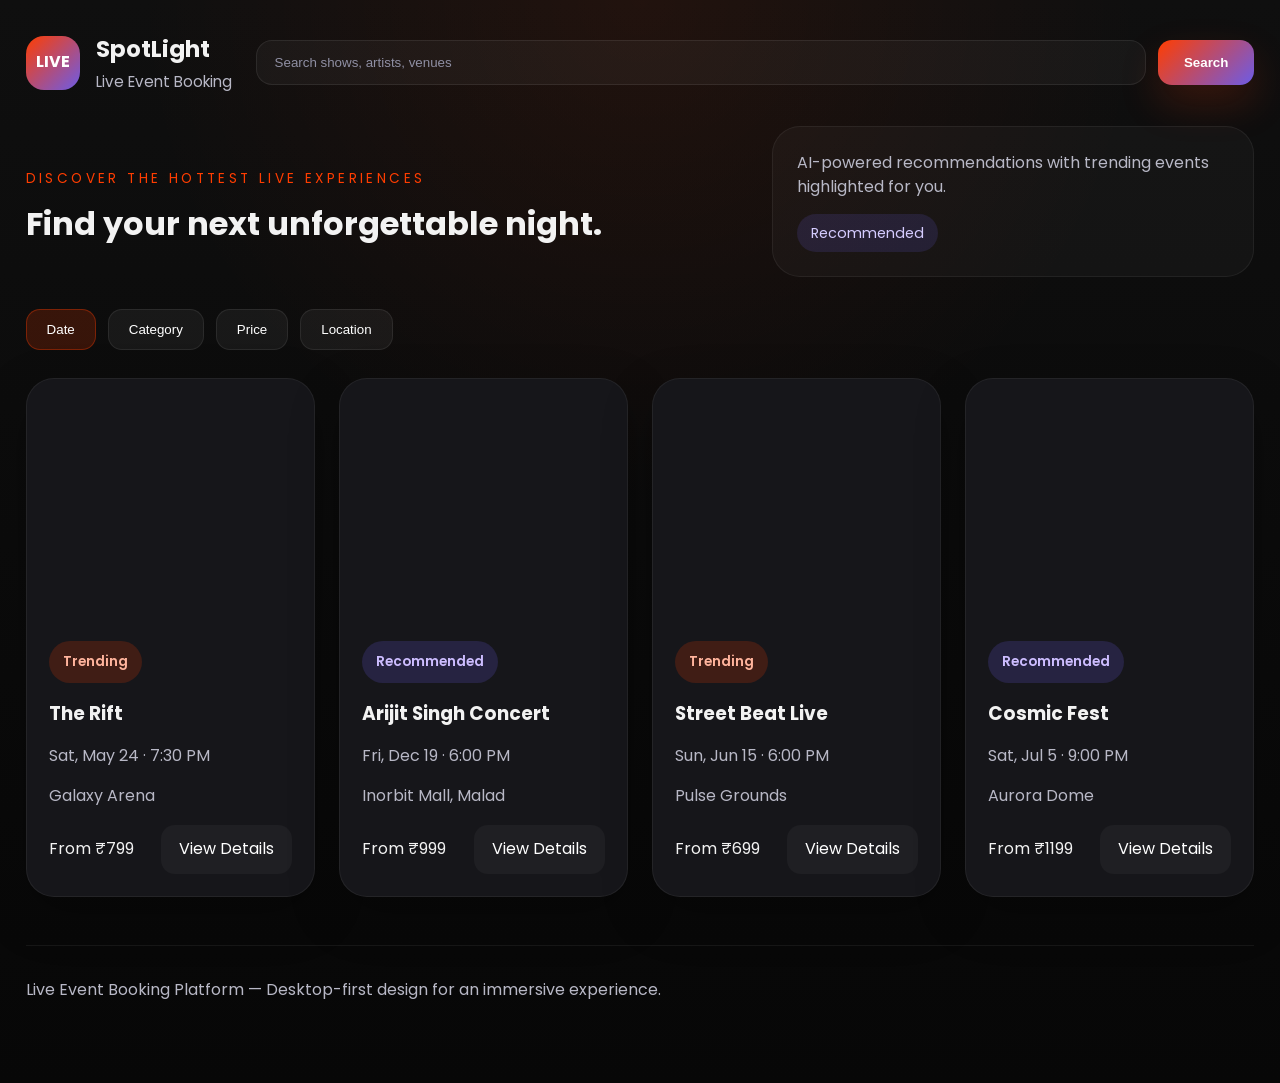
<file: index.html>
<!DOCTYPE html>
<html lang="en">
<head>
  <meta charset="UTF-8" />
  <meta name="viewport" content="width=device-width, initial-scale=1.0" />
  <title>Live Event Booking | Discover</title>
  <link rel="preconnect" href="https://fonts.googleapis.com" />
  <link rel="preconnect" href="https://fonts.gstatic.com" crossorigin />
  <link href="https://fonts.googleapis.com/css2?family=Poppins:wght@300;400;500;600;700&display=swap" rel="stylesheet" />
  <link rel="stylesheet" href="style.css" />
</head>
<body>
  <div class="page-shell">
    <header class="topbar">
      <div class="brand">
        <div class="logo-badge">LIVE</div>
        <div>
          <h1>SpotLight</h1>
          <p>Live Event Booking</p>
        </div>
      </div>
      <div class="search-panel">
        <input type="search" placeholder="Search shows, artists, venues" aria-label="Search events" />
        <button class="primary-btn">Search</button>
      </div>
    </header>

    <section class="hero-panel">
      <div>
        <p class="eyebrow">Discover the hottest live experiences</p>
        <h2>Find your next unforgettable night.</h2>
      </div>
      <div class="hero-action-card">
        <p>AI-powered recommendations with trending events highlighted for you.</p>
        <span class="hint-chip">Recommended</span>
      </div>
    </section>

    <section class="filters-bar">
      <button class="filter-btn active">Date</button>
      <button class="filter-btn">Category</button>
      <button class="filter-btn">Price</button>
      <button class="filter-btn">Location</button>
    </section>

    <main class="grid-cards">
      <article class="event-card" data-event-id="the-rift" data-event-name="The Rift: Immersive Music Experience" data-event-date="Sat, May 24" data-event-time="7:30 PM" data-event-venue="Galaxy Arena" data-event-price="₹799">
        <div class="card-image" style="background-image:url('https://images.unsplash.com/photo-1497032628192-86f99bcd76bc?auto=format&fit=crop&w=800&q=80');"></div>
        <div class="card-content">
          <span class="badge">Trending</span>
          <h3>The Rift</h3>
          <p class="meta">Sat, May 24 · 7:30 PM</p>
          <p class="meta">Galaxy Arena</p>
          <div class="card-footer">
            <span>From ₹799</span>
            <a href="details.html" class="secondary-link">View Details</a>
          </div>
        </div>
      </article>

      <article class="event-card" data-event-id="arijit-singh" data-event-name="Arijit Singh Concert" data-event-date="Fri, Jun 6" data-event-time="6:00 PM" data-event-venue="Luna Stage" data-event-price="₹999">
        <div class="card-image" style="background-image:url('https://mumbai.mallsmarket.com/sites/default/files/photos/events/InorbitMall-Malad-ArijitSingh-LiveInConcert-19Dec2014.jpg');"></div>
        <div class="card-content">
          <span class="badge alt">Recommended</span>
          <h3>Arijit Singh Concert</h3>
          <p class="meta">Fri, Dec 19 · 6:00 PM</p>
          <p class="meta">Inorbit Mall, Malad</p>
          <div class="card-footer">
            <span>From ₹999</span>
            <a href="details.html" class="secondary-link">View Details</a>
          </div>
        </div>
      </article>

      <article class="event-card" data-event-id="street-beat" data-event-name="Street Beat Live" data-event-date="Sun, Jun 15" data-event-time="6:00 PM" data-event-venue="Pulse Grounds" data-event-price="₹699">
        <div class="card-image" style="background-image:url('https://images.unsplash.com/photo-1511671782779-c97d3d27a1d4?auto=format&fit=crop&w=800&q=80');"></div>
        <div class="card-content">
          <span class="badge">Trending</span>
          <h3>Street Beat Live</h3>
          <p class="meta">Sun, Jun 15 · 6:00 PM</p>
          <p class="meta">Pulse Grounds</p>
          <div class="card-footer">
            <span>From ₹699</span>
            <a href="details.html" class="secondary-link">View Details</a>
          </div>
        </div>
      </article>

      <article class="event-card" data-event-id="cosmic-fest" data-event-name="Cosmic Fest" data-event-date="Sat, Jul 5" data-event-time="9:00 PM" data-event-venue="Aurora Dome" data-event-price="₹1199">
        <div class="card-image" style="background-image:url('https://images.unsplash.com/photo-1500530855697-b586d89ba3ee?auto=format&fit=crop&w=800&q=80');"></div>
        <div class="card-content">
          <span class="badge alt">Recommended</span>
          <h3>Cosmic Fest</h3>
          <p class="meta">Sat, Jul 5 · 9:00 PM</p>
          <p class="meta">Aurora Dome</p>
          <div class="card-footer">
            <span>From ₹1199</span>
            <a href="details.html" class="secondary-link">View Details</a>
          </div>
        </div>
      </article>
    </main>

    <footer class="page-footer">
      <p>Live Event Booking Platform — Desktop-first design for an immersive experience.</p>
    </footer>
  </div>

  <script src="script.js"></script>
</body>
</html>
</file>
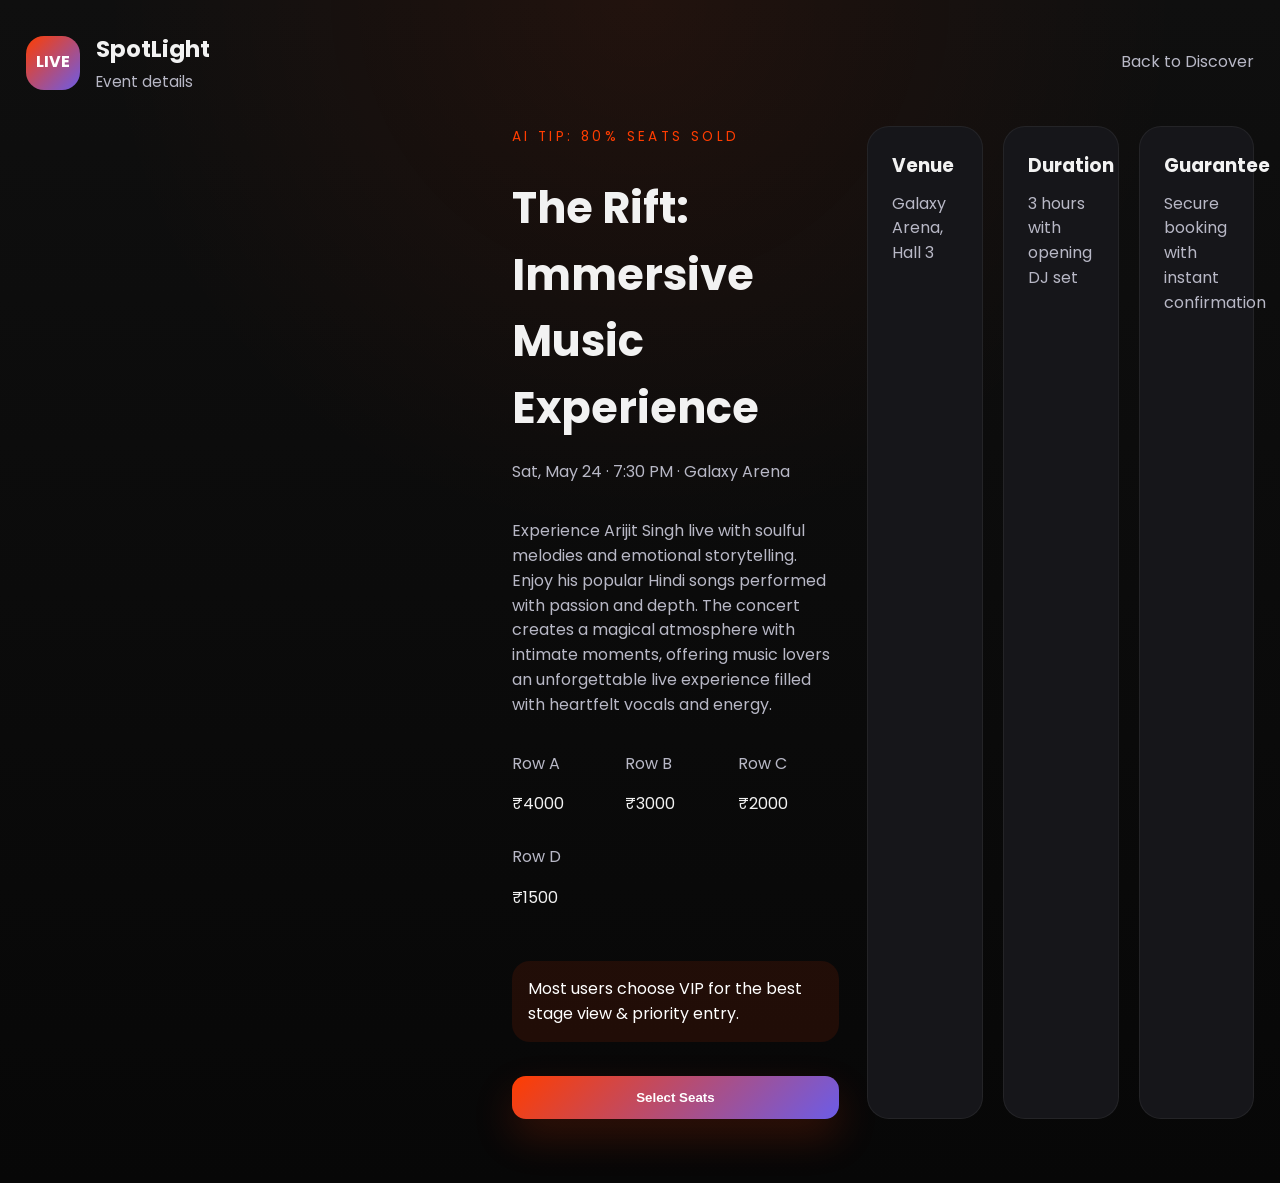
<file: details.html>
<!DOCTYPE html>
<html lang="en">
<head>
  <meta charset="UTF-8" />
  <meta name="viewport" content="width=device-width, initial-scale=1.0" />
  <title>Live Event Booking | Event Details</title>
  <link rel="preconnect" href="https://fonts.googleapis.com" />
  <link rel="preconnect" href="https://fonts.gstatic.com" crossorigin />
  <link href="https://fonts.googleapis.com/css2?family=Poppins:wght@300;400;500;600;700&display=swap" rel="stylesheet" />
  <link rel="stylesheet" href="style.css" />
</head>
<body>
  <div class="page-shell">
    <header class="topbar">
      <div class="brand">
        <div class="logo-badge">LIVE</div>
        <div>
          <h1>SpotLight</h1>
          <p>Event details</p>
        </div>
      </div>
      <nav class="details-nav">
        <a href="index.html">Back to Discover</a>
      </nav>
    </header>

    <main class="details-layout">
      <section class="event-header-card">
        <div class="details-image" style="background-image:url('https://mumbai.mallsmarket.com/sites/default/files/photos/events/InorbitMall-Malad-ArijitSingh-LiveInConcert-19Dec2014.jpg');"></div>
        <div class="event-details-copy">
          <span class="eyebrow accent">AI Tip: 80% seats sold</span>
          <h2 id="eventTitle">Arijit Singh Concert</h2>
          <p class="meta" id="eventMeta">Fri, Dec 19 · 6:00 PM · Inorbit Mall, Malad</p>
          <p class="description">
            Experience Arijit Singh live with soulful melodies and emotional storytelling. Enjoy his popular Hindi songs performed with passion and depth. The concert creates a magical atmosphere with intimate moments, offering music lovers an unforgettable live experience filled with heartfelt vocals and energy.
          </p>
          <div class="cta-group">
            <div>
              <span class="tier-label">Row A</span>
              <p>₹4000</p>
            </div>
            <div>
              <span class="tier-label">Row B</span>
              <p>₹3000</p>
            </div>
            <div>
              <span class="tier-label">Row C</span>
              <p>₹2000</p>
            </div>
            <div>
              <span class="tier-label">Row D</span>
              <p>₹1500</p>
            </div>
          </div>
          <p class="ai-note">Most users choose VIP for the best stage view & priority entry.</p>
          <button id="selectSeatsBtn" class="primary-btn">Select Seats</button>
        </div>
      </section>

      <section class="details-insight-grid">
        <article class="insight-card">
          <h3>Venue</h3>
          <p>Galaxy Arena, Hall 3</p>
        </article>
        <article class="insight-card">
          <h3>Duration</h3>
          <p>3 hours with opening DJ set</p>
        </article>
        <article class="insight-card">
          <h3>Guarantee</h3>
          <p>Secure booking with instant confirmation</p>
        </article>
      </section>
    </main>
  </div>
  <script src="script.js"></script>
</body>
</html>
</file>
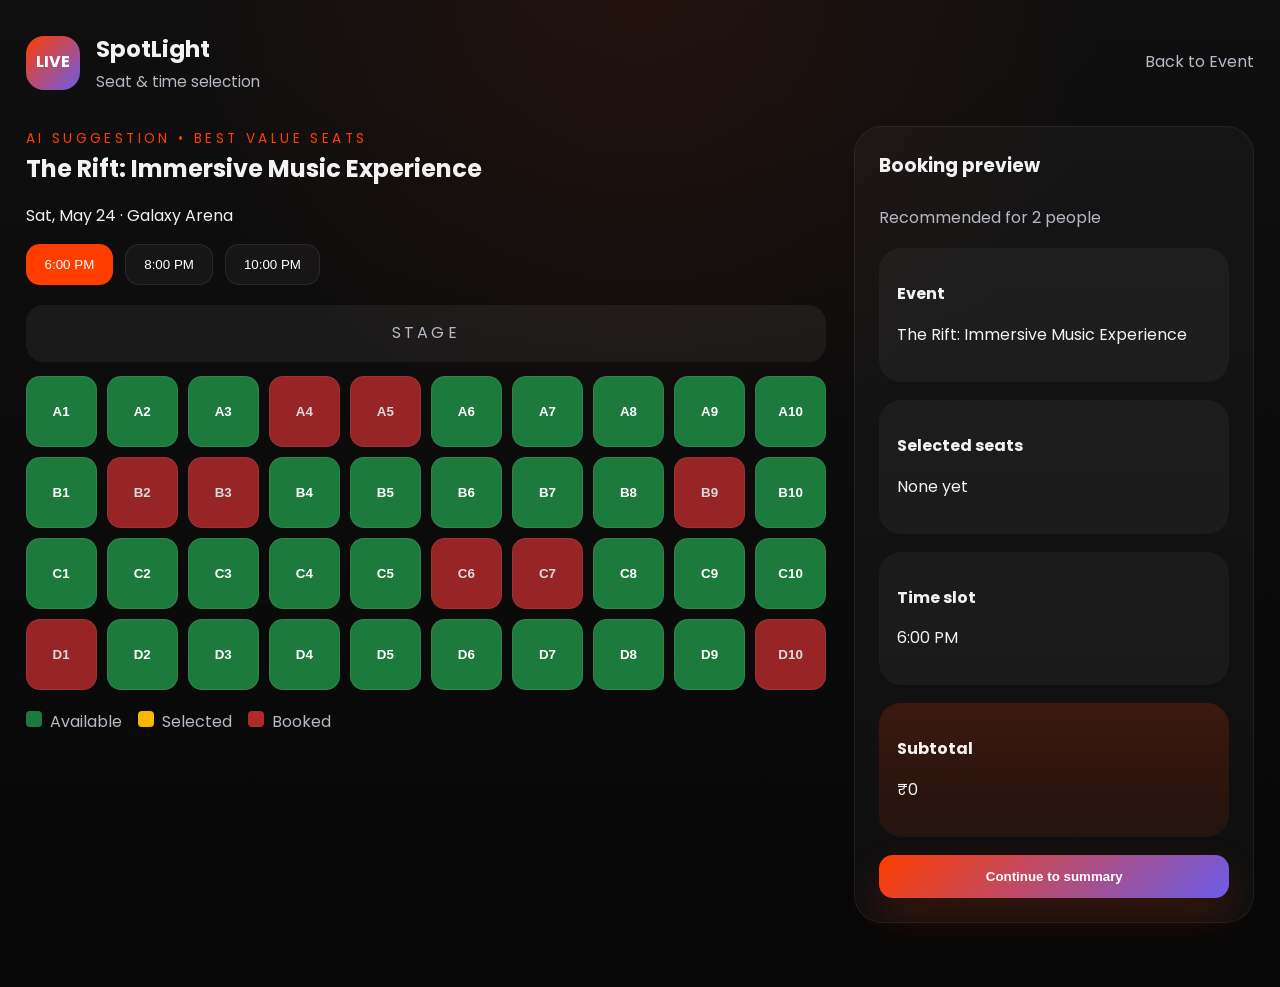
<file: seats.html>
<!DOCTYPE html>
<html lang="en">
<head>
  <meta charset="UTF-8" />
  <meta name="viewport" content="width=device-width, initial-scale=1.0" />
  <title>Live Event Booking | Seat Selection</title>
  <link rel="preconnect" href="https://fonts.googleapis.com" />
  <link rel="preconnect" href="https://fonts.gstatic.com" crossorigin />
  <link href="https://fonts.googleapis.com/css2?family=Poppins:wght@300;400;500;600;700&display=swap" rel="stylesheet" />
  <link rel="stylesheet" href="style.css" />
</head>
<body>
  <div class="page-shell">
    <header class="topbar">
      <div class="brand">
        <div class="logo-badge">LIVE</div>
        <div>
          <h1>SpotLight</h1>
          <p>Seat & time selection</p>
        </div>
      </div>
      <nav class="details-nav">
        <a href="details.html">Back to Event</a>
      </nav>
    </header>

    <main class="seats-layout">
      <section class="seats-panel">
        <div class="selection-summary">
          <span class="eyebrow accent">AI Suggestion • Best value seats</span>
          <h2 id="seatEventTitle">Select your seats</h2>
          <p id="seatEventMeta">Choose available seats and a time slot.</p>
        </div>

        <div class="time-slots">
          <button class="slot-btn active">6:00 PM</button>
          <button class="slot-btn">8:00 PM</button>
          <button class="slot-btn">10:00 PM</button>
        </div>

        <div class="seat-screen">STAGE</div>
        <div class="seat-grid" id="seatGrid">
          <!-- Seat buttons generated by JS -->
        </div>

        <div class="legend-row">
          <span><span class="legend-box available"></span>Available</span>
          <span><span class="legend-box selected"></span>Selected</span>
          <span><span class="legend-box booked"></span>Booked</span>
        </div>
      </section>

      <aside class="sidebar-panel">
        <div class="sticky-panel">
          <h3>Booking preview</h3>
          <p class="small-note">Recommended for 2 people</p>
          <div class="summary-card">
            <p><strong>Event</strong></p>
            <p id="sidebarEvent">The Rift</p>
          </div>
          <div class="summary-card">
            <p><strong>Selected seats</strong></p>
            <p id="selectedSeatsLabel">None yet</p>
          </div>
          <div class="summary-card">
            <p><strong>Time slot</strong></p>
            <p id="selectedTimeLabel">6:00 PM</p>
          </div>
          <div class="summary-card total-card">
            <p><strong>Subtotal</strong></p>
            <p id="subtotalLabel">₹0</p>
          </div>
          <button id="proceedSummaryBtn" class="primary-btn full-width" disabled>Continue to summary</button>
        </div>
      </aside>
    </main>
  </div>
  <script src="script.js"></script>
</body>
</html>
</file>
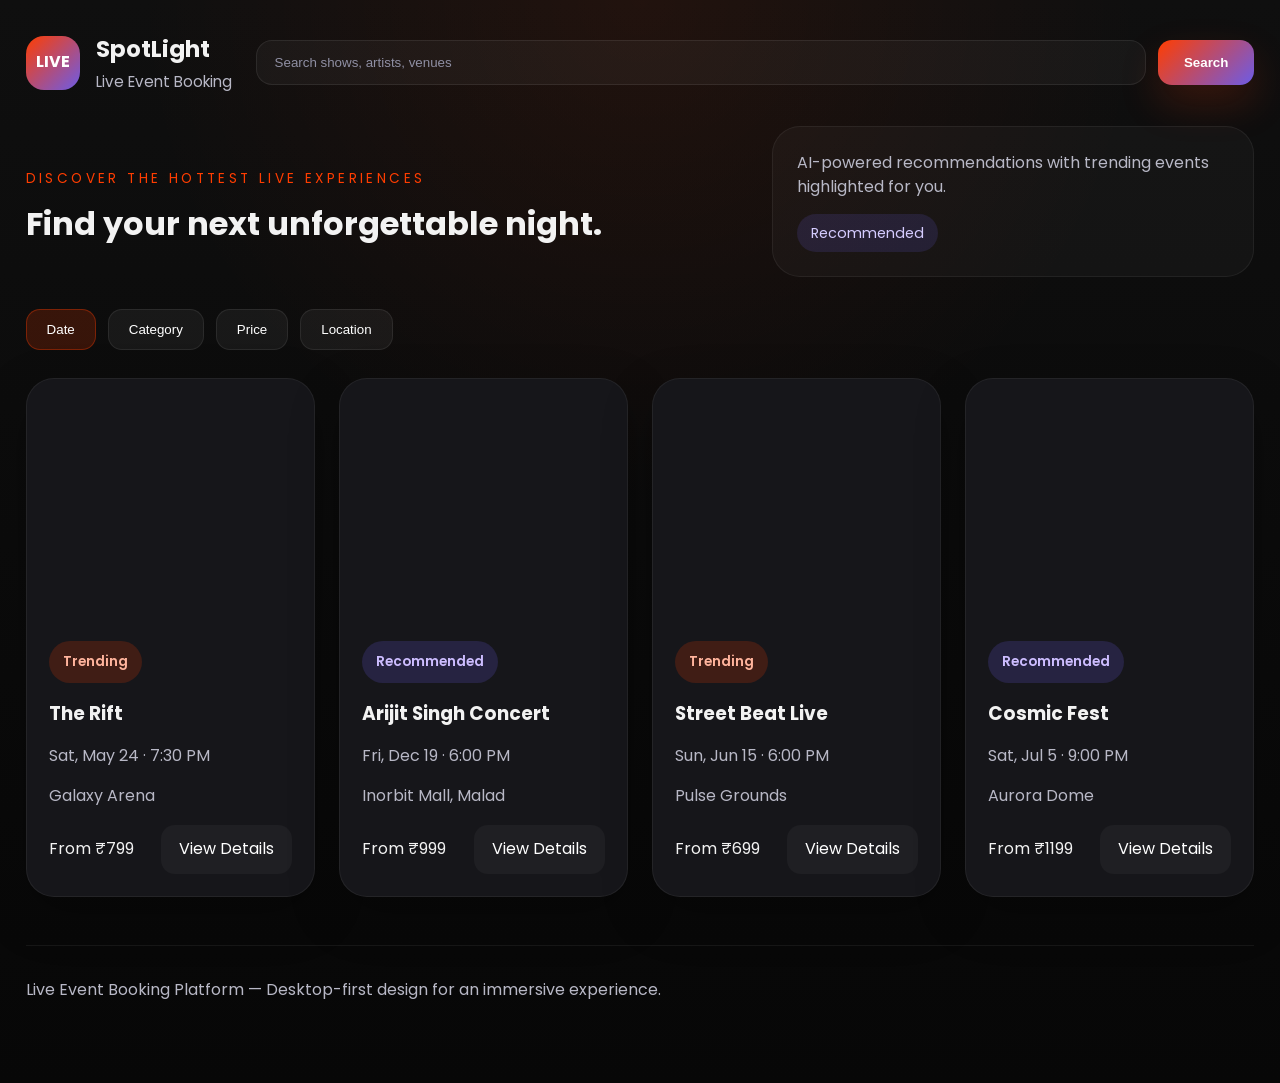
<file: summary.html>
<!DOCTYPE html>
<html lang="en">
<head>
  <meta charset="UTF-8" />
  <meta name="viewport" content="width=device-width, initial-scale=1.0" />
  <title>Live Event Booking | Summary</title>
  <link rel="preconnect" href="https://fonts.googleapis.com" />
  <link rel="preconnect" href="https://fonts.gstatic.com" crossorigin />
  <link href="https://fonts.googleapis.com/css2?family=Poppins:wght@300;400;500;600;700&display=swap" rel="stylesheet" />
  <link rel="stylesheet" href="style.css" />
</head>
<body>
  <div class="page-shell">
    <header class="topbar">
      <div class="brand">
        <div class="logo-badge">LIVE</div>
        <div>
          <h1>SpotLight</h1>
          <p>Booking summary</p>
        </div>
      </div>
      <nav class="details-nav">
        <a href="seats.html">Back to Seats</a>
      </nav>
    </header>

    <main class="summary-layout">
      <section class="summary-left">
        <div class="summary-banner">
          <div>
            <span class="eyebrow accent">Seats reserved for 5 minutes</span>
            <h2>Confirm your experience</h2>
            <p>Review seat details, price breakdown and confirm instantly.</p>
          </div>
          <div class="coupon-pill">Best coupon applied</div>
        </div>

        <div class="booking-card">
          <h3>Event details</h3>
          <p id="summaryEventInfo">The Rift · Sat, May 24 · Galaxy Arena</p>
        </div>

        <div class="booking-card">
          <h3>Seat selection</h3>
          <p id="summarySeats">A1, A2</p>
        </div>

        <div class="booking-card">
          <h3>Chosen showtime</h3>
          <p id="summaryTime">6:00 PM</p>
        </div>
      </section>

      <aside class="summary-right">
        <div class="price-breakdown">
          <h3>Price breakdown</h3>
          <div class="line-item"><span>Ticket subtotal</span><span id="breakdownBase">₹0</span></div>
          <div class="line-item"><span>Convenience fee</span><span id="breakdownFee">₹50</span></div>
          <div class="line-item discount"><span>Coupon discount</span><span id="breakdownDiscount">-₹100</span></div>
          <div class="line-item total"><span>Total</span><span id="breakdownTotal">₹0</span></div>
          <button id="confirmBookingBtn" class="primary-btn full-width">Confirm Booking</button>
        </div>
      </aside>
    </main>
  </div>
  <script src="script.js"></script>
</body>
</html>
</file>
<file: style.css>
:root {
  color-scheme: dark;
  font-family: 'Poppins', sans-serif;
  background-color: #0f0f0f;
  color: #f2f2f2;
  --surface: #16161a;
  --surface-strong: #1d1d24;
  --text-muted: #b8b8c6;
  --accent: #ff3d00;
  --accent-alt: #6c5ce7;
  --border: rgba(255, 255, 255, 0.08);
  --shadow: 0 18px 50px rgba(0, 0, 0, 0.25);
}

* {
  box-sizing: border-box;
}

html, body {
  margin: 0;
  min-height: 100%;
  background: radial-gradient(circle at top, rgba(255, 61, 0, 0.08), transparent 40%),
    linear-gradient(180deg, #0f0f0f 0%, #070707 100%);
}

body {
  line-height: 1.55;
  font-size: 16px;
}

.page-shell {
  width: min(1320px, 96vw);
  margin: 0 auto;
  padding: 32px 0 64px;
}

.topbar {
  display: flex;
  justify-content: space-between;
  align-items: center;
  gap: 24px;
  margin-bottom: 32px;
}

.brand {
  display: flex;
  align-items: center;
  gap: 16px;
}

.logo-badge {
  width: 54px;
  height: 54px;
  border-radius: 18px;
  background: linear-gradient(135deg, var(--accent), var(--accent-alt));
  display: grid;
  place-items: center;
  font-weight: 700;
  color: #fff;
}

.brand h1 {
  margin: 0;
  font-size: 1.45rem;
}

.brand p {
  margin: 2px 0 0;
  color: var(--text-muted);
  font-size: 0.95rem;
}

.search-panel {
  display: flex;
  gap: 12px;
  flex: 1;
  min-width: 360px;
}

.search-panel input {
  width: 100%;
  padding: 14px 18px;
  border-radius: 16px;
  border: 1px solid var(--border);
  background: rgba(255, 255, 255, 0.04);
  color: #fff;
}

.search-panel input::placeholder {
  color: #8f8fa3;
}

button, .secondary-link {
  border: none;
  border-radius: 14px;
  cursor: pointer;
  transition: transform 0.2s ease, box-shadow 0.2s ease, background-color 0.2s ease;
}

.primary-btn {
  padding: 14px 26px;
  background: linear-gradient(135deg, var(--accent), var(--accent-alt));
  color: #fff;
  font-weight: 600;
  box-shadow: 0 18px 40px rgba(255, 61, 0, 0.18);
}

.primary-btn:hover {
  transform: translateY(-2px);
}

.secondary-link {
  display: inline-flex;
  align-items: center;
  justify-content: center;
  min-width: 120px;
  padding: 12px 18px;
  color: #fff;
  background: rgba(255, 255, 255, 0.04);
  text-decoration: none;
}

.secondary-link:hover {
  background: rgba(255, 255, 255, 0.08);
}

.hero-panel {
  display: grid;
  gap: 24px;
  grid-template-columns: 1.5fr 1fr;
  align-items: center;
  margin-bottom: 32px;
}

.eyebrow {
  text-transform: uppercase;
  letter-spacing: 0.25em;
  color: var(--accent);
  font-size: 0.85rem;
  margin-bottom: 10px;
}

.hero-panel h2 {
  margin: 0;
  font-size: clamp(2rem, 2.5vw, 3.4rem);
  max-width: 640px;
}

.hero-action-card {
  padding: 24px;
  border-radius: 28px;
  background: rgba(255, 255, 255, 0.03);
  border: 1px solid rgba(255, 255, 255, 0.06);
}

.hero-action-card p {
  margin: 0 0 14px;
  color: var(--text-muted);
}

.hint-chip {
  display: inline-flex;
  padding: 8px 14px;
  border-radius: 999px;
  background: rgba(108, 92, 231, 0.15);
  color: #d5ccff;
  font-size: 0.9rem;
}

.filters-bar {
  display: flex;
  gap: 12px;
  flex-wrap: wrap;
  margin-bottom: 28px;
}

.filter-btn {
  padding: 12px 20px;
  background: rgba(255, 255, 255, 0.05);
  color: #fff;
  border: 1px solid rgba(255, 255, 255, 0.08);
}

.filter-btn.active {
  background: rgba(255, 61, 0, 0.18);
  border-color: rgba(255, 61, 0, 0.35);
}

.grid-cards {
  display: grid;
  grid-template-columns: repeat(4, minmax(0, 1fr));
  gap: 24px;
  margin-bottom: 48px;
}

.event-card {
  background: var(--surface);
  border: 1px solid rgba(255, 255, 255, 0.06);
  border-radius: 28px;
  overflow: hidden;
  display: flex;
  flex-direction: column;
  box-shadow: var(--shadow);
}

.event-card:hover {
  transform: translateY(-4px);
}

.card-image {
  min-height: 240px;
  background-size: cover;
  background-position: center;
}

.card-content {
  padding: 22px;
  display: grid;
  gap: 16px;
}

.badge {
  width: fit-content;
  padding: 10px 14px;
  border-radius: 999px;
  background: rgba(255, 61, 0, 0.18);
  color: #ffb49d;
  font-weight: 600;
  font-size: 0.85rem;
}

.badge.alt {
  background: rgba(108, 92, 231, 0.19);
  color: #cdbdff;
}

.card-content h3 {
  margin: 0;
}

.meta {
  margin: 0;
  color: var(--text-muted);
}

.card-footer {
  display: flex;
  justify-content: space-between;
  align-items: center;
  gap: 12px;
}

.page-footer {
  padding-top: 16px;
  border-top: 1px solid rgba(255, 255, 255, 0.06);
  color: var(--text-muted);
}

.details-layout,
.seats-layout,
.summary-layout {
  display: grid;
  gap: 28px;
}

.details-layout {
  grid-template-columns: 2.1fr 1fr;
}

.event-header-card {
  display: grid;
  grid-template-columns: 1.4fr 1fr;
  gap: 28px;
  align-items: stretch;
}

.details-image {
  min-height: 420px;
  border-radius: 28px;
  background-size: cover;
  background-position: center;
}

.event-details-copy {
  display: grid;
  gap: 18px;
}

.event-details-copy h2 {
  font-size: 2.7rem;
  margin: 0;
}

.description {
  color: var(--text-muted);
  max-width: 640px;
}

.cta-group {
  display: grid;
  grid-template-columns: repeat(3, minmax(0, 1fr));
  gap: 12px;
}

.tier-label {
  display: block;
  margin-bottom: 8px;
  color: var(--text-muted);
}

.ai-note {
  background: rgba(255, 61, 0, 0.1);
  padding: 16px;
  border-radius: 18px;
  color: #fff;
  max-width: 520px;
}

.details-insight-grid {
  display: grid;
  grid-template-columns: repeat(3, minmax(0, 1fr));
  gap: 20px;
}

.insight-card {
  background: var(--surface);
  border: 1px solid rgba(255, 255, 255, 0.06);
  border-radius: 22px;
  padding: 24px;
}

.insight-card h3 {
  margin: 0 0 12px;
}

.insight-card p {
  margin: 0;
  color: var(--text-muted);
}

.details-nav a {
  color: var(--text-muted);
  text-decoration: none;
}

.seats-layout {
  grid-template-columns: 1.8fr 0.9fr;
}

.selection-summary h2,
.sticky-panel h3,
.summary-banner h2,
.summary-left h3,
.summary-right h3 {
  margin: 0;
}

.time-slots {
  display: flex;
  gap: 12px;
  margin-bottom: 20px;
}

.slot-btn {
  padding: 12px 18px;
  background: rgba(255, 255, 255, 0.04);
  color: #fff;
  border: 1px solid rgba(255, 255, 255, 0.08);
}

.slot-btn.active {
  background: var(--accent);
  border-color: rgba(255, 61, 0, 0.35);
  color: #fff;
}

.seat-screen {
  margin: 16px 0 14px;
  padding: 16px;
  border-radius: 18px;
  background: rgba(255, 255, 255, 0.06);
  text-align: center;
  letter-spacing: 0.2em;
  color: var(--text-muted);
}

.seat-grid {
  display: grid;
  grid-template-columns: repeat(10, minmax(0, 1fr));
  gap: 10px;
}

.seat-grid button {
  aspect-ratio: 1 / 1;
  border-radius: 14px;
  border: 1px solid rgba(255, 255, 255, 0.08);
  background: rgba(255, 255, 255, 0.05);
  color: #fff;
  font-weight: 600;
}

.seat-grid button:hover:not(.booked) {
  transform: translateY(-2px);
}

.seat-grid button.available {
  background: #1d7a3d;
}

.seat-grid button.selected {
  background: #f9b700;
  color: #111;
}

.seat-grid button.booked {
  background: #b02a2a;
  cursor: not-allowed;
  opacity: 0.85;
}

.legend-row {
  display: flex;
  gap: 16px;
  margin-top: 20px;
  color: var(--text-muted);
}

.legend-box {
  width: 16px;
  height: 16px;
  border-radius: 4px;
  display: inline-block;
  margin-right: 8px;
}

.legend-box.available { background: #1d7a3d; }
.legend-box.selected { background: #f9b700; }
.legend-box.booked { background: #b02a2a; }

.sidebar-panel {
  display: flex;
  align-items: start;
}

.sticky-panel {
  position: sticky;
  top: 24px;
  border-radius: 28px;
  padding: 24px;
  width: 100%;
  background: rgba(255, 255, 255, 0.03);
  border: 1px solid rgba(255, 255, 255, 0.06);
  display: grid;
  gap: 18px;
}

.small-note {
  margin: 8px 0 0;
  color: var(--text-muted);
}

.summary-card {
  padding: 18px;
  border-radius: 22px;
  background: rgba(255, 255, 255, 0.04);
}

.total-card {
  background: linear-gradient(180deg, rgba(255, 61, 0, 0.18), rgba(255, 61, 0, 0.08));
}

.full-width {
  width: 100%;
}

.summary-layout {
  grid-template-columns: 1.4fr 0.8fr;
}

.summary-left,
.summary-right {
  display: grid;
  gap: 22px;
}

.summary-banner {
  padding: 28px;
  border-radius: 28px;
  background: rgba(255, 255, 255, 0.04);
  display: flex;
  justify-content: space-between;
  align-items: center;
  gap: 18px;
}

.coupon-pill {
  padding: 12px 18px;
  border-radius: 999px;
  background: rgba(108, 92, 231, 0.18);
  color: #fff;
  font-weight: 600;
}

.booking-card {
  padding: 24px;
  border-radius: 26px;
  background: var(--surface);
  border: 1px solid rgba(255, 255, 255, 0.05);
}

.price-breakdown {
  padding: 24px;
  border-radius: 28px;
  background: var(--surface);
  border: 1px solid rgba(255, 255, 255, 0.05);
  display: grid;
  gap: 18px;
}

.line-item {
  display: flex;
  justify-content: space-between;
  color: var(--text-muted);
}

.line-item.total {
  color: #fff;
  font-weight: 700;
  font-size: 1.15rem;
}

.line-item.discount {
  color: #7fd4f9;
}

@media (max-width: 1080px) {
  .grid-cards,
  .details-layout,
  .seats-layout,
  .summary-layout {
    grid-template-columns: 1fr;
  }

  .hero-panel {
    grid-template-columns: 1fr;
  }
}
</file>
